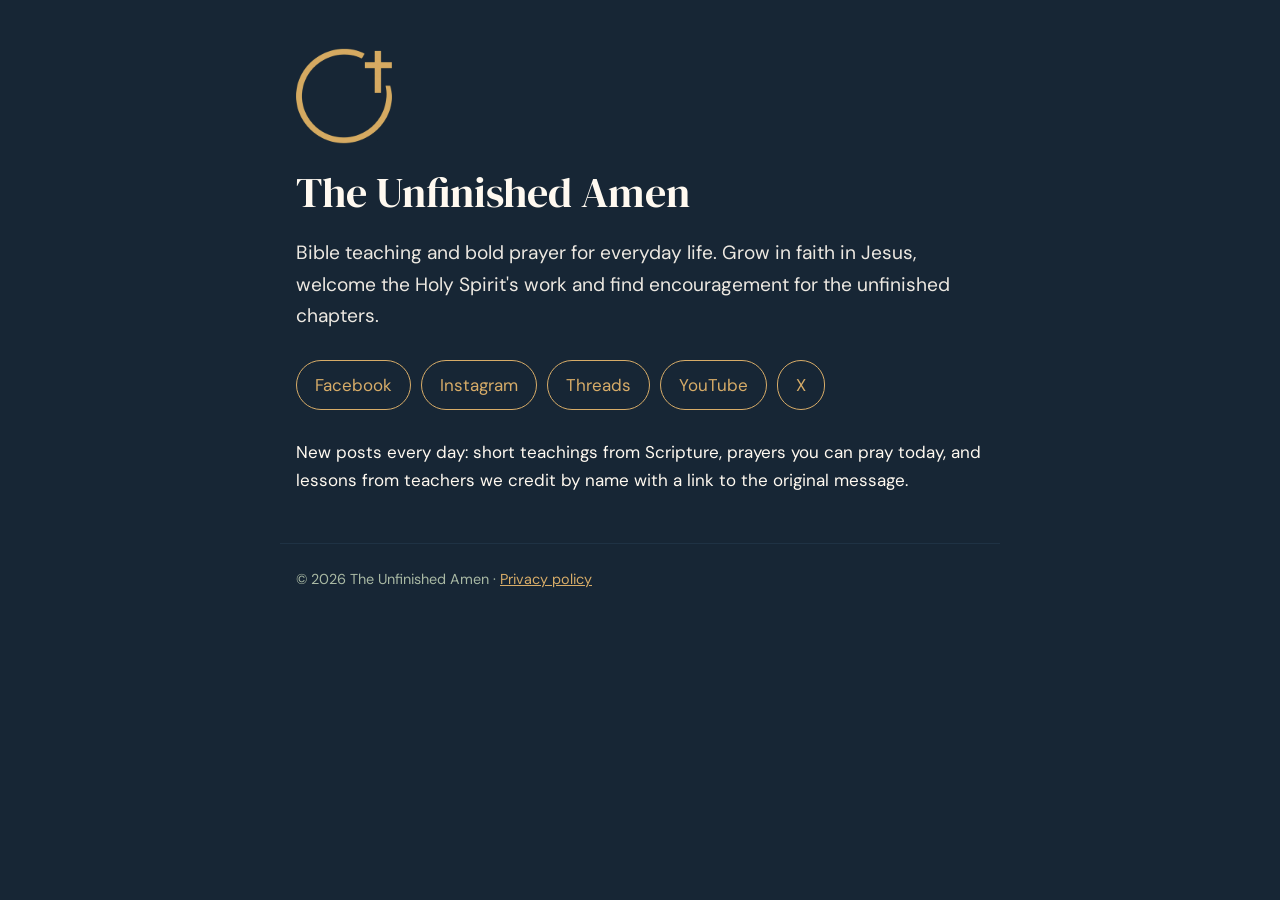
<file: index.html>
<!doctype html>
<html lang="en">
<head>
<meta charset="utf-8">
<meta name="viewport" content="width=device-width, initial-scale=1">
<title>The Unfinished Amen</title>
<meta name="description" content="Bible teaching and bold prayer for everyday life.">
<link rel="icon" href="favicon.png">
<link rel="preconnect" href="https://fonts.googleapis.com">
<link href="https://fonts.googleapis.com/css2?family=DM+Sans:wght@400;600&family=DM+Serif+Display&display=swap" rel="stylesheet">
<link rel="stylesheet" href="style.css">
</head>
<body>
<main>
  <img class="logo" src="logo.png" alt="The Unfinished Amen logo">
  <h1>The Unfinished Amen</h1>
  <p class="lead">Bible teaching and bold prayer for everyday life. Grow in faith in Jesus, welcome the Holy Spirit's work
    and find encouragement for the unfinished chapters.</p>
  <ul class="links">
    <li><a href="https://www.facebook.com/1391590110701891" rel="noopener">Facebook</a></li>
    <li><a href="https://www.instagram.com/unfinishedamen/" rel="noopener">Instagram</a></li>
    <li><a href="https://www.threads.net/@unfinishedamen" rel="noopener">Threads</a></li>
    <li><a href="https://www.youtube.com/@unfinishedamen" rel="noopener">YouTube</a></li>
    <li><a href="https://x.com/unfinishedamen" rel="noopener">X</a></li>
  </ul>
  <p>New posts every day: short teachings from Scripture, prayers you can pray today, and lessons from teachers we credit
    by name with a link to the original message.</p>
</main>
<footer class="small">
  © 2026 The Unfinished Amen · <a href="privacy.html">Privacy policy</a>
</footer>
</body>
</html>
</file>
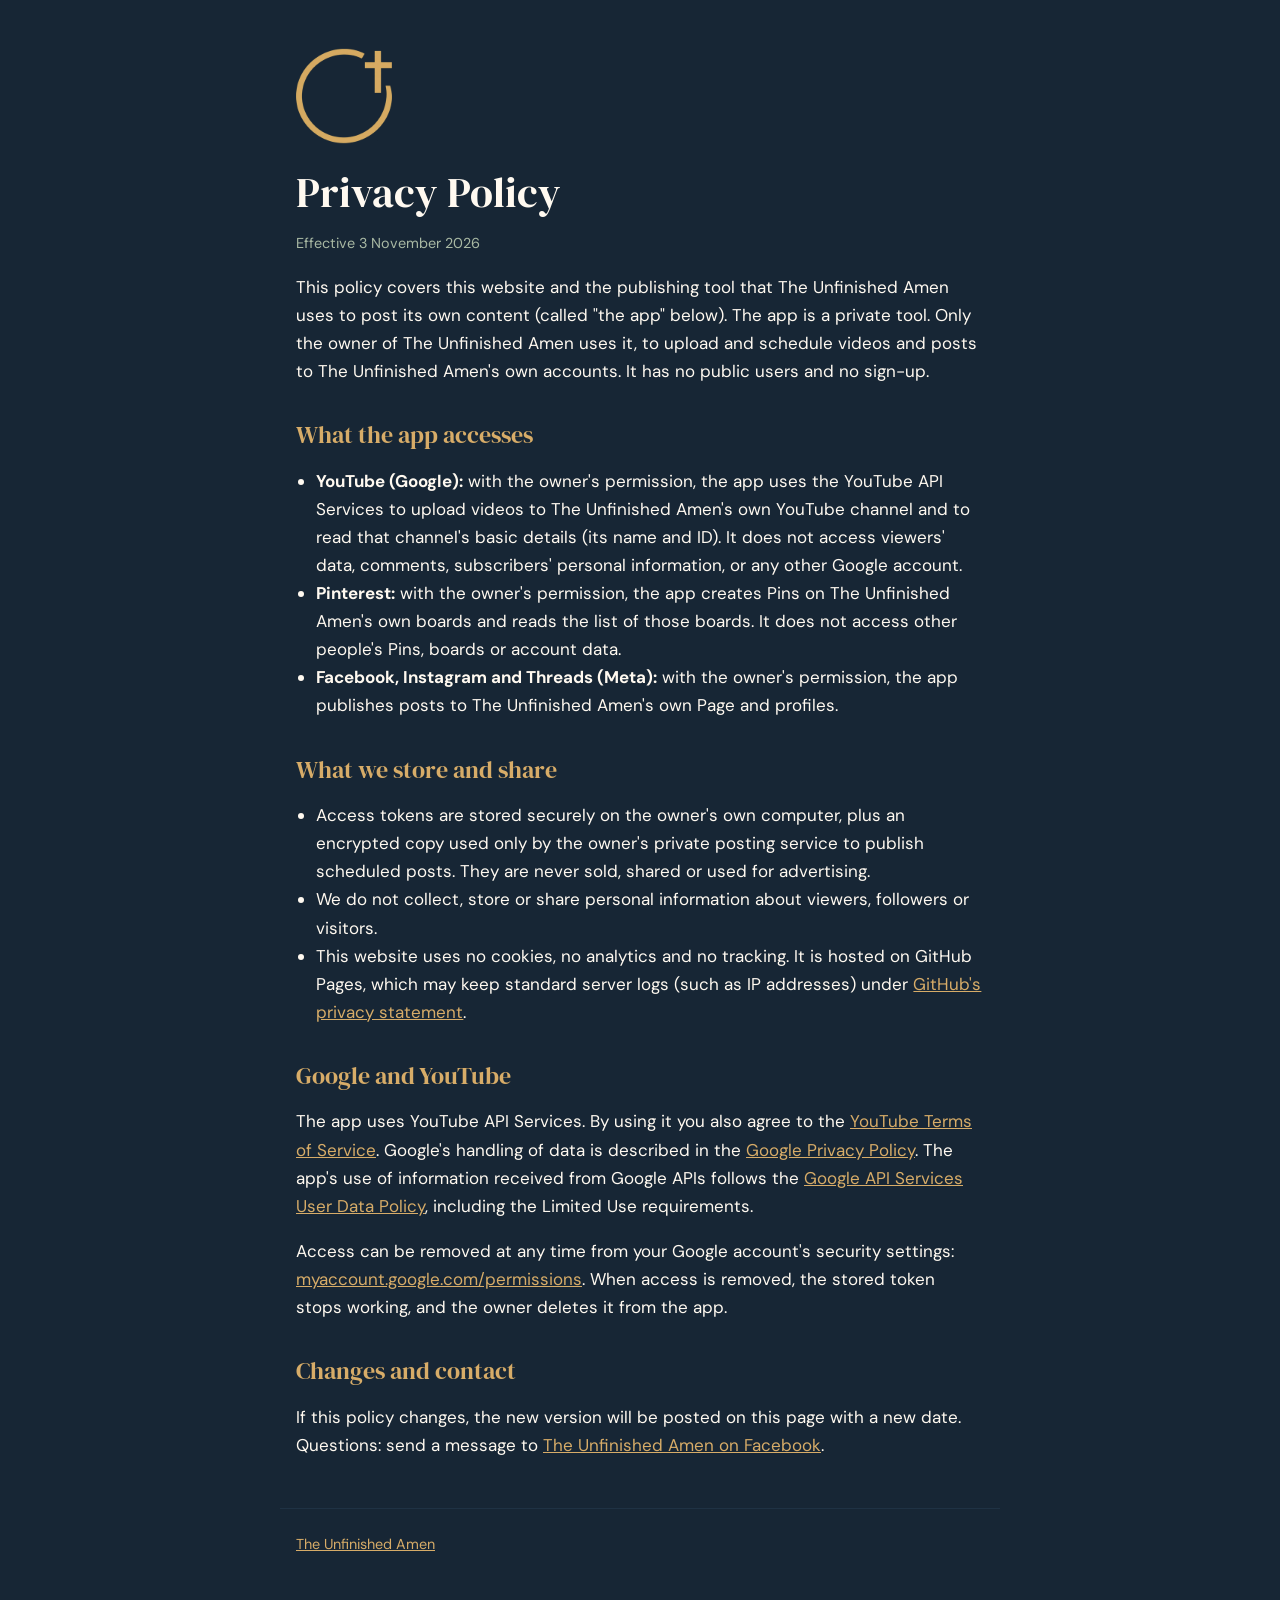
<file: privacy.html>
<!doctype html>
<html lang="en">
<head>
<meta charset="utf-8">
<meta name="viewport" content="width=device-width, initial-scale=1">
<title>Privacy Policy · The Unfinished Amen</title>
<link rel="icon" href="favicon.png">
<link rel="preconnect" href="https://fonts.googleapis.com">
<link href="https://fonts.googleapis.com/css2?family=DM+Sans:wght@400;600&family=DM+Serif+Display&display=swap" rel="stylesheet">
<link rel="stylesheet" href="style.css">
</head>
<body>
<main>
  <a href="./"><img class="logo" src="logo.png" alt="The Unfinished Amen"></a>
  <h1>Privacy Policy</h1>
  <p class="small">Effective 3 November 2026</p>

  <p>This policy covers this website and the publishing tool that The Unfinished Amen uses to post its own content
    (called "the app" below). The app is a private tool. Only the owner of The Unfinished Amen uses it, to upload and
    schedule videos and posts to The Unfinished Amen's own accounts. It has no public users and no sign-up.</p>

  <h2>What the app accesses</h2>
  <ul>
    <li><b>YouTube (Google):</b> with the owner's permission, the app uses the YouTube API Services to upload videos
      to The Unfinished Amen's own YouTube channel and to read that channel's basic details (its name and ID). It does not
      access viewers' data, comments, subscribers' personal information, or any other Google account.</li>
    <li><b>Pinterest:</b> with the owner's permission, the app creates Pins on The Unfinished Amen's own boards and
      reads the list of those boards. It does not access other people's Pins, boards or account data.</li>
    <li><b>Facebook, Instagram and Threads (Meta):</b> with the owner's permission, the app publishes posts to The
      Unfinished Amen's own Page and profiles.</li>
  </ul>

  <h2>What we store and share</h2>
  <ul>
    <li>Access tokens are stored securely on the owner's own computer, plus an encrypted copy used only by the owner's
      private posting service to publish scheduled posts. They are never sold, shared or used for advertising.</li>
    <li>We do not collect, store or share personal information about viewers, followers or visitors.</li>
    <li>This website uses no cookies, no analytics and no tracking. It is hosted on GitHub Pages, which may keep
      standard server logs (such as IP addresses) under
      <a href="https://docs.github.com/en/site-policy/privacy-policies/github-general-privacy-statement">GitHub's privacy statement</a>.</li>
  </ul>

  <h2>Google and YouTube</h2>
  <p>The app uses YouTube API Services. By using it you also agree to the
    <a href="https://www.youtube.com/t/terms">YouTube Terms of Service</a>. Google's handling of data is described in the
    <a href="https://policies.google.com/privacy">Google Privacy Policy</a>. The app's use of information received
    from Google APIs follows the
    <a href="https://developers.google.com/terms/api-services-user-data-policy">Google API Services User Data Policy</a>,
    including the Limited Use requirements.</p>
  <p>Access can be removed at any time from your Google account's security settings:
    <a href="https://myaccount.google.com/permissions">myaccount.google.com/permissions</a>. When access is removed,
    the stored token stops working, and the owner deletes it from the app.</p>

  <h2>Changes and contact</h2>
  <p>If this policy changes, the new version will be posted on this page with a new date. Questions: send a message
    to <a href="https://m.me/1391590110701891">The Unfinished Amen on Facebook</a>.</p>
</main>
<footer class="small"><a href="./">The Unfinished Amen</a></footer>
</body>
</html>
</file>
<file: style.css>
:root { --bg: #172635; --fg: #FFF9F0; --accent: #D7AC68; --muted: #A9B9A4; --card: #1f3244; }
* { box-sizing: border-box; }
body { margin: 0; background: var(--bg); color: var(--fg); font: 17px/1.65 "DM Sans", system-ui, sans-serif; }
main { max-width: 720px; margin: 0 auto; padding: 48px 16px 32px; }
h1, h2 { font-family: "DM Serif Display", Georgia, serif; font-weight: 400; line-height: 1.2; }
h1 { font-size: 2.6rem; margin: 16px 0 8px; }
h2 { font-size: 1.5rem; margin: 36px 0 8px; color: var(--accent); }
a { color: var(--accent); }
.logo { width: 96px; height: 96px; }
.lead { font-size: 1.2rem; color: var(--fg); opacity: .92; }
.links { display: flex; flex-wrap: wrap; gap: 10px; margin: 28px 0; padding: 0; list-style: none; }
.links a { display: inline-block; padding: 10px 18px; border: 1px solid var(--accent); border-radius: 999px; text-decoration: none; }
.links a:hover { background: var(--accent); color: var(--bg); }
.small { font-size: .9rem; color: var(--muted); }
footer { max-width: 720px; margin: 0 auto; padding: 24px 16px 48px; border-top: 1px solid var(--card); }
ul { padding-left: 1.2em; }
</file>
